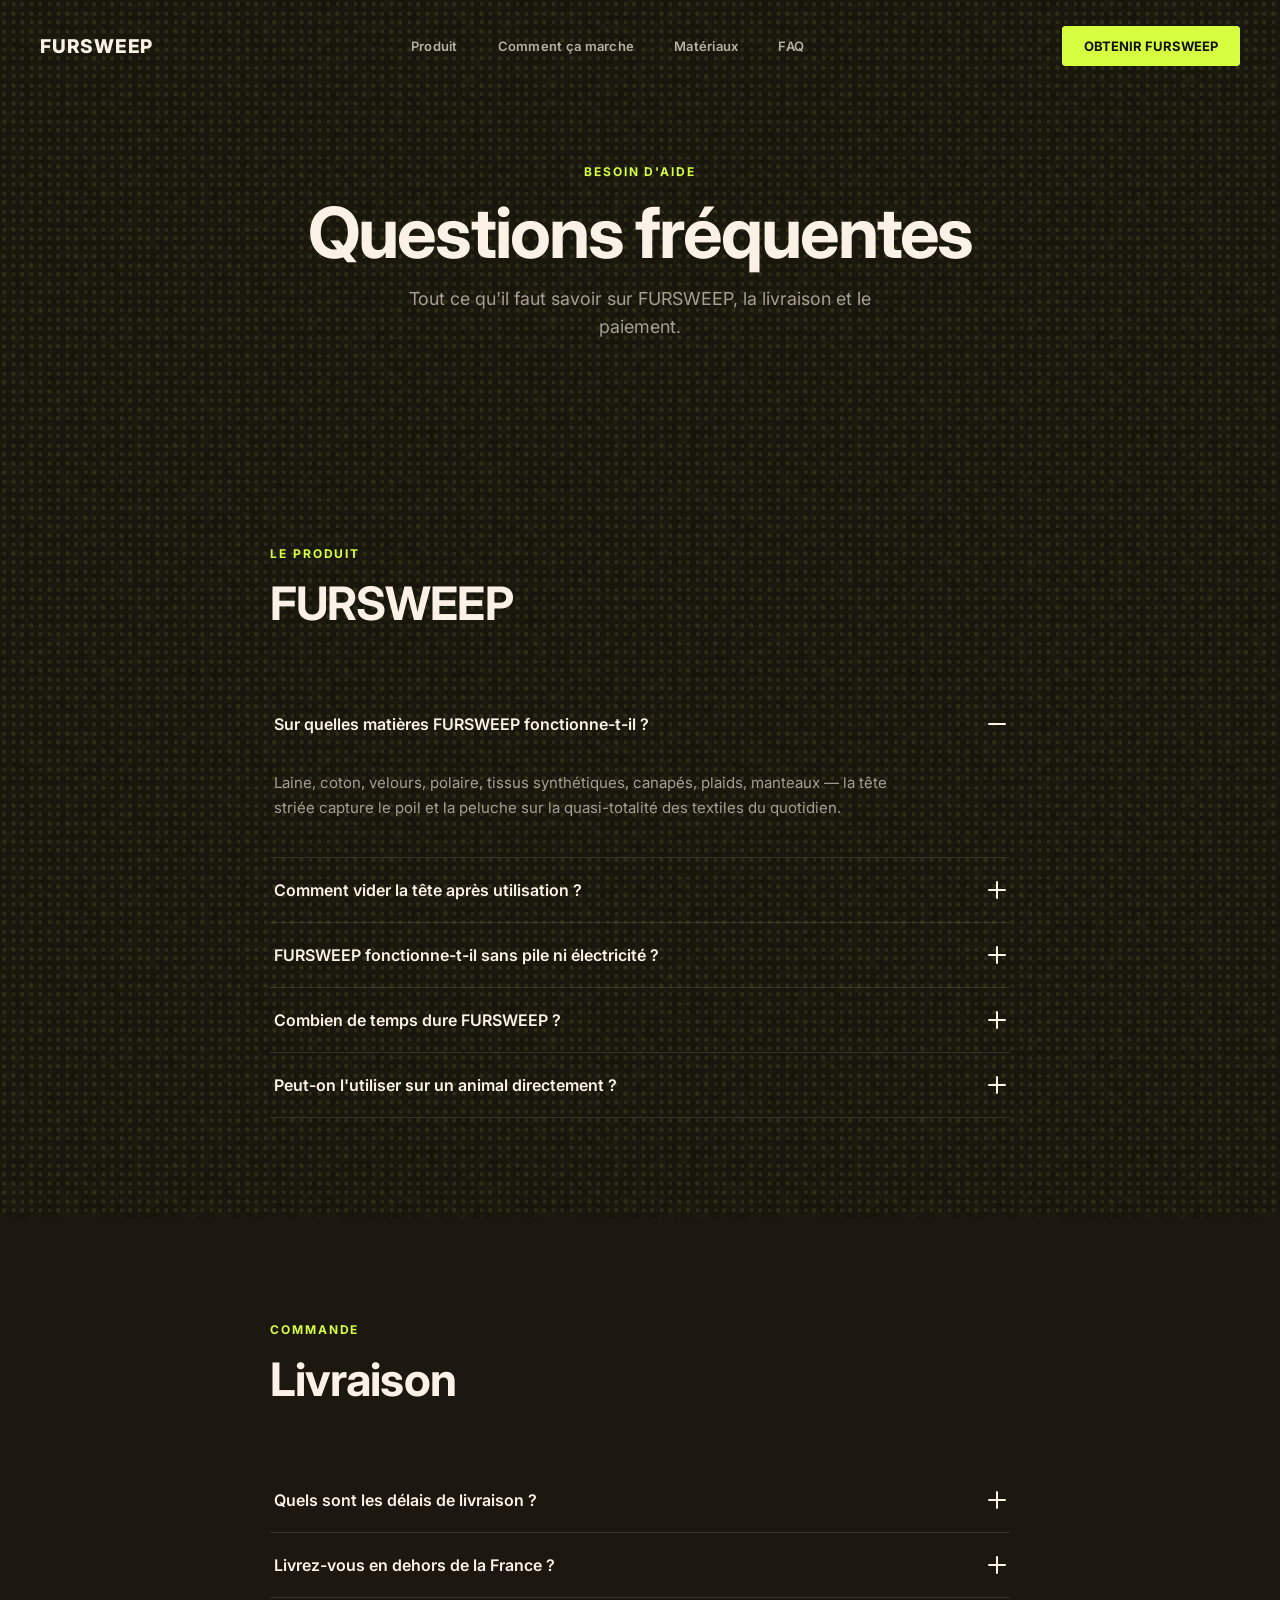
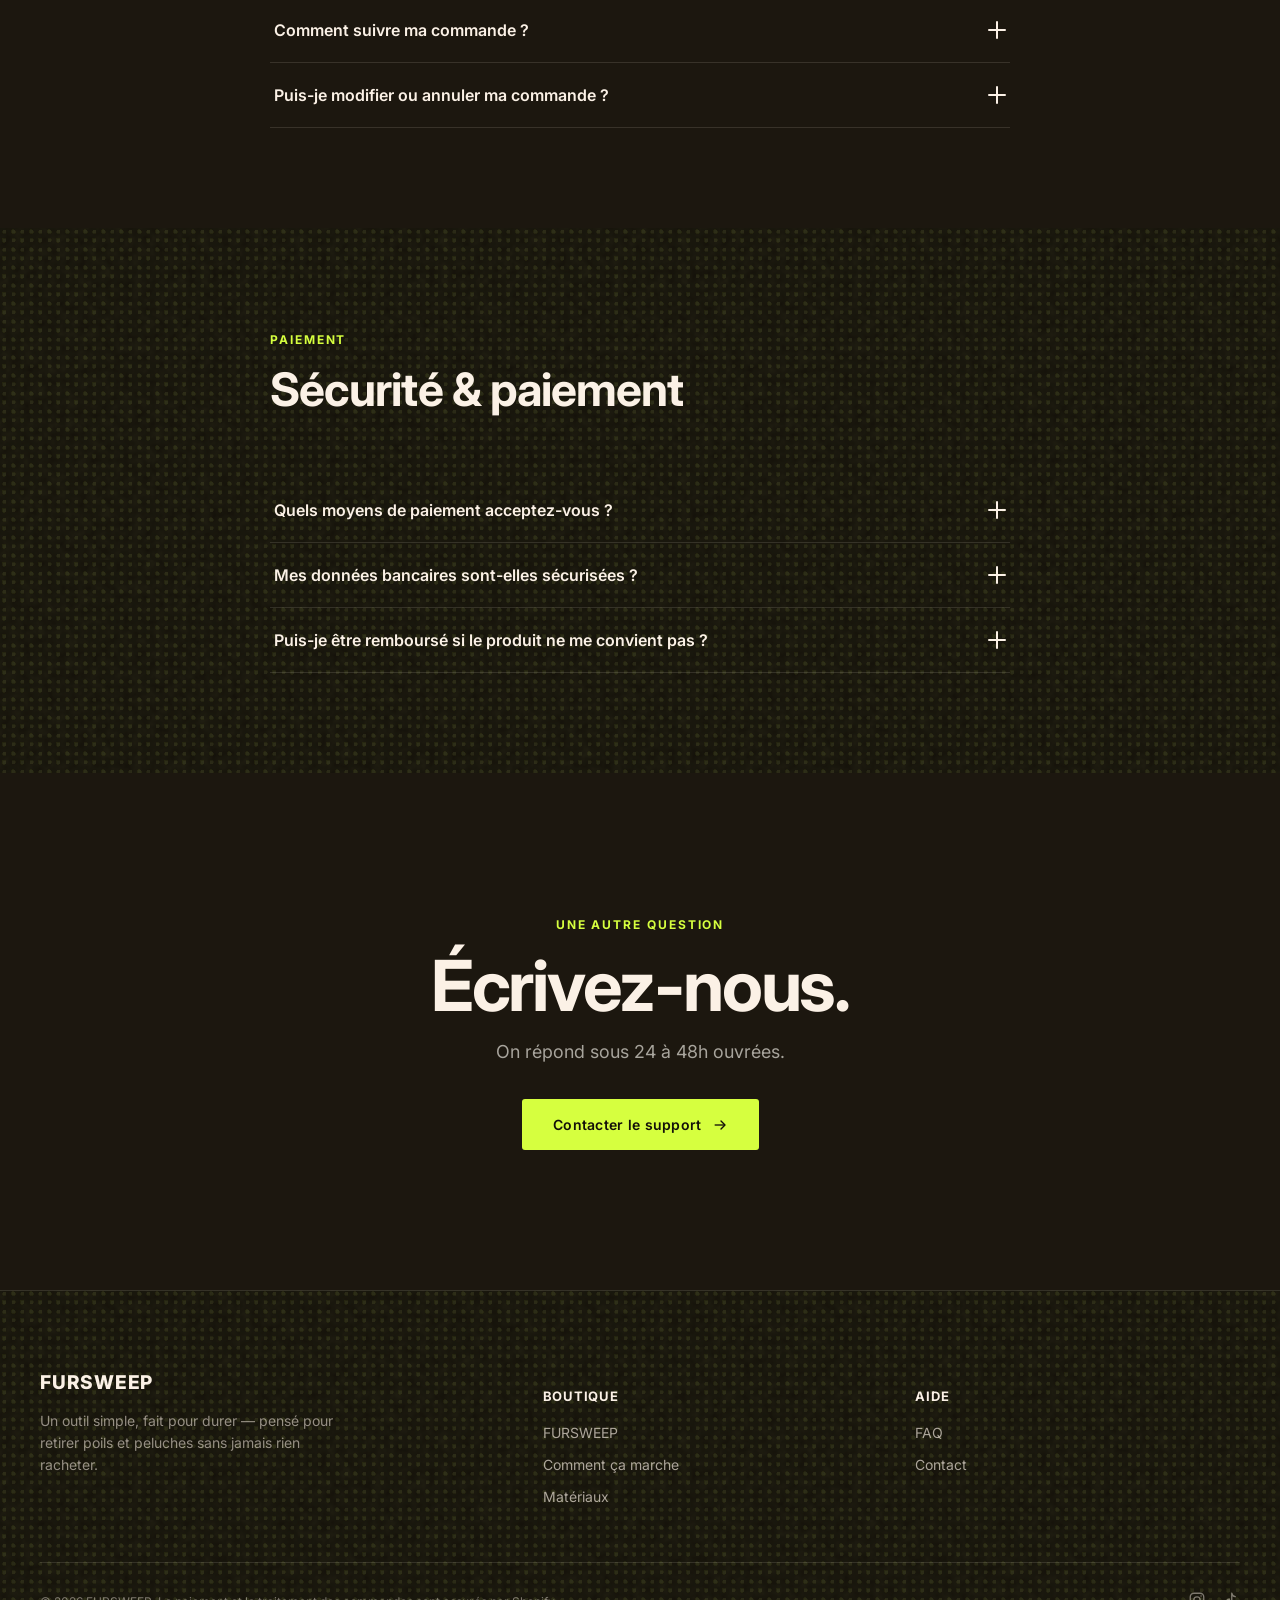
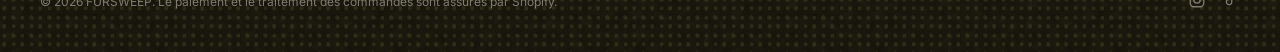
<file: faq.html>
<!DOCTYPE html>
<html lang="fr">
<head>
<meta charset="UTF-8">
<meta name="viewport" content="width=device-width, initial-scale=1.0">
<title>FAQ — Questions fréquentes | FURSWEEP</title>
<meta name="description" content="Toutes les réponses sur FURSWEEP : utilisation, entretien, livraison et paiement.">
<link rel="icon" href="data:,">
<link rel="preconnect" href="https://fonts.googleapis.com">
<link rel="preconnect" href="https://fonts.gstatic.com" crossorigin>
<link href="https://fonts.googleapis.com/css2?family=Inter:wght@400;500;600;700;800&display=swap" rel="stylesheet">
<link rel="stylesheet" href="css/fursweep.css">
</head>
<body class="page-fade">

<header class="m-header" id="mHeader">
  <div class="m-wrap m-header-inner">
    <a href="index.html" class="m-logo">FURSWEEP</a>
    <nav class="m-nav">
      <a href="product.html">Produit</a>
      <a href="index.html#comment-ca-marche">Comment ça marche</a>
      <a href="index.html#materiaux">Matériaux</a>
      <a href="faq.html">FAQ</a>
    </nav>
    <a href="product.html" class="m-cta">OBTENIR FURSWEEP</a>
    <button class="m-mobile-toggle" aria-label="Menu"><span></span><span></span><span></span></button>
  </div>
</header>

<div class="m-mobile-nav" id="mMobileNav">
  <button class="m-mobile-nav-close" aria-label="Fermer">✕</button>
  <a href="product.html">Produit</a>
  <a href="index.html#comment-ca-marche">Comment ça marche</a>
  <a href="index.html#materiaux">Matériaux</a>
  <a href="faq.html">FAQ</a>
  <a href="product.html" class="m-btn m-btn-primary">OBTENIR FURSWEEP</a>
</div>

<!-- ===================== HÉRO FAQ ===================== -->
<section class="m-section m-section--tight" style="padding-top:160px; text-align:center;">
  <div class="m-wrap">
    <span class="m-eyebrow">Besoin d'aide</span>
    <h1 class="m-display-1">Questions fréquentes</h1>
    <p class="m-lede" style="max-width:520px; margin:16px auto 0;">Tout ce qu'il faut savoir sur FURSWEEP, la livraison et le paiement.</p>
  </div>
</section>

<!-- ===================== FAQ — PRODUIT ===================== -->
<section class="m-section m-section--tight">
  <div class="m-wrap" style="max-width:820px;">
    <div class="m-section-head" data-mreveal>
      <span class="m-eyebrow">Le produit</span>
      <h2 class="m-display-2">FURSWEEP</h2>
    </div>
    <div data-mreveal>
      <div class="m-accordion-item is-open">
        <button class="m-accordion-trigger" data-faq-trigger>Sur quelles matières FURSWEEP fonctionne-t-il ? <span class="m-plus"></span></button>
        <div class="m-accordion-panel"><p>Laine, coton, velours, polaire, tissus synthétiques, canapés, plaids, manteaux — la tête striée capture le poil et la peluche sur la quasi-totalité des textiles du quotidien.</p></div>
      </div>
      <div class="m-accordion-item">
        <button class="m-accordion-trigger" data-faq-trigger>Comment vider la tête après utilisation ? <span class="m-plus"></span></button>
        <div class="m-accordion-panel"><p>Il suffit de rincer la tête sous l'eau ou de retirer le poil accumulé à la main. Aucune feuille adhésive, aucune pièce à jeter.</p></div>
      </div>
      <div class="m-accordion-item">
        <button class="m-accordion-trigger" data-faq-trigger>FURSWEEP fonctionne-t-il sans pile ni électricité ? <span class="m-plus"></span></button>
        <div class="m-accordion-panel"><p>Oui. FURSWEEP est entièrement mécanique — aucune pile, aucune charge, aucune recharge à racheter. Le geste seul suffit.</p></div>
      </div>
      <div class="m-accordion-item">
        <button class="m-accordion-trigger" data-faq-trigger>Combien de temps dure FURSWEEP ? <span class="m-plus"></span></button>
        <div class="m-accordion-panel"><p>Le manche en bois massif et la tête en alliage strié sont conçus pour durer des années d'utilisation régulière, contrairement aux rouleaux adhésifs à usage limité.</p></div>
      </div>
      <div class="m-accordion-item">
        <button class="m-accordion-trigger" data-faq-trigger>Peut-on l'utiliser sur un animal directement ? <span class="m-plus"></span></button>
        <div class="m-accordion-panel"><p>FURSWEEP est conçu pour les textiles (canapés, vêtements, plaids) et non pour être passé directement sur le pelage d'un animal.</p></div>
      </div>
    </div>
  </div>
</section>

<!-- ===================== FAQ — LIVRAISON ===================== -->
<section class="m-section m-section--tight" style="background:var(--card);">
  <div class="m-wrap" style="max-width:820px;">
    <div class="m-section-head" data-mreveal>
      <span class="m-eyebrow">Commande</span>
      <h2 class="m-display-2">Livraison</h2>
    </div>
    <div data-mreveal>
      <div class="m-accordion-item">
        <button class="m-accordion-trigger" data-faq-trigger>Quels sont les délais de livraison ? <span class="m-plus"></span></button>
        <div class="m-accordion-panel"><p>Les commandes sont généralement livrées sous 7 à 14 jours ouvrés en France métropolitaine, selon le transporteur.</p></div>
      </div>
      <div class="m-accordion-item">
        <button class="m-accordion-trigger" data-faq-trigger>Livrez-vous en dehors de la France ? <span class="m-plus"></span></button>
        <div class="m-accordion-panel"><p>La livraison est disponible dans plusieurs pays d'Europe. Les zones exactes et frais éventuels sont indiqués au moment du paiement sur Shopify.</p></div>
      </div>
      <div class="m-accordion-item">
        <button class="m-accordion-trigger" data-faq-trigger>Comment suivre ma commande ? <span class="m-plus"></span></button>
        <div class="m-accordion-panel"><p>Un email de confirmation avec un lien de suivi est envoyé dès l'expédition de votre commande.</p></div>
      </div>
      <div class="m-accordion-item">
        <button class="m-accordion-trigger" data-faq-trigger>Puis-je modifier ou annuler ma commande ? <span class="m-plus"></span></button>
        <div class="m-accordion-panel"><p>Contactez-nous rapidement après votre achat par email — nous ferons notre possible avant l'expédition.</p></div>
      </div>
    </div>
  </div>
</section>

<!-- ===================== FAQ — PAIEMENT ===================== -->
<section class="m-section m-section--tight">
  <div class="m-wrap" style="max-width:820px;">
    <div class="m-section-head" data-mreveal>
      <span class="m-eyebrow">Paiement</span>
      <h2 class="m-display-2">Sécurité &amp; paiement</h2>
    </div>
    <div data-mreveal>
      <div class="m-accordion-item">
        <button class="m-accordion-trigger" data-faq-trigger>Quels moyens de paiement acceptez-vous ? <span class="m-plus"></span></button>
        <div class="m-accordion-panel"><p>Carte bancaire (Visa, Mastercard, Amex) et autres moyens proposés par Shopify Payments au moment du paiement.</p></div>
      </div>
      <div class="m-accordion-item">
        <button class="m-accordion-trigger" data-faq-trigger>Mes données bancaires sont-elles sécurisées ? <span class="m-plus"></span></button>
        <div class="m-accordion-panel"><p>Oui. Le paiement est intégralement géré par Shopify — ce site ne collecte, ne traite ni ne stocke aucune donnée bancaire.</p></div>
      </div>
      <div class="m-accordion-item">
        <button class="m-accordion-trigger" data-faq-trigger>Puis-je être remboursé si le produit ne me convient pas ? <span class="m-plus"></span></button>
        <div class="m-accordion-panel"><p>Oui, contactez-nous par email dans les 14 jours suivant la réception pour organiser un retour.</p></div>
      </div>
    </div>
  </div>
</section>

<!-- ===================== CTA CONTACT ===================== -->
<section class="m-final-cta" data-mreveal>
  <div class="m-wrap">
    <span class="m-eyebrow">Une autre question</span>
    <h2 class="m-display-1">Écrivez-nous.</h2>
    <p class="m-lede" style="color:rgba(243,240,232,0.65); max-width:420px; margin:16px auto 32px;">On répond sous 24 à 48h ouvrées.</p>
    <a href="mailto:contact@fursweep.fr" class="m-btn m-btn-light">Contacter le support <svg viewBox="0 0 24 24" style="width:16px;height:16px;"><use href="#icon-arrow-right"></use></svg></a>
  </div>
</section>

<!-- ===================== FOOTER ===================== -->
<footer class="m-footer">
  <div class="m-wrap">
    <div class="m-footer-top">
      <div class="m-footer-brand">
        <a href="index.html" class="m-logo">FURSWEEP</a>
        <p style="margin-top:16px;">Un outil simple, fait pour durer — pensé pour retirer poils et peluches sans jamais rien racheter.</p>
      </div>
      <div>
        <h4>Boutique</h4>
        <ul>
          <li><a href="product.html">FURSWEEP</a></li>
          <li><a href="index.html#comment-ca-marche">Comment ça marche</a></li>
          <li><a href="index.html#materiaux">Matériaux</a></li>
        </ul>
      </div>
      <div>
        <h4>Aide</h4>
        <ul>
          <li><a href="faq.html">FAQ</a></li>
          <li><a href="mailto:contact@fursweep.fr">Contact</a></li>
        </ul>
      </div>
    </div>
    <div class="m-footer-bottom">
      <span>© 2026 FURSWEEP. Le paiement et le traitement des commandes sont assurés par Shopify.</span>
      <div style="display:flex;gap:16px;">
        <a href="#"><svg viewBox="0 0 24 24" style="width:18px;height:18px;"><use href="#icon-instagram"></use></svg></a>
        <a href="#"><svg viewBox="0 0 24 24" style="width:18px;height:18px;"><use href="#icon-tiktok"></use></svg></a>
      </div>
    </div>
  </div>
</footer>

<script src="js/icons.js"></script>
<script>
  document.querySelectorAll('[data-faq-trigger]').forEach(function (btn) {
    btn.addEventListener('click', function () {
      var item = btn.closest('.m-accordion-item');
      var wasOpen = item.classList.contains('is-open');
      item.parentElement.querySelectorAll('.m-accordion-item').forEach(function (i) { i.classList.remove('is-open'); });
      if (!wasOpen) item.classList.add('is-open');
    });
  });
  var header = document.getElementById('mHeader');
  document.addEventListener('scroll', function () { header.classList.toggle('is-solid', window.scrollY > 40); }, { passive: true });
  var mobileToggle = document.querySelector('.m-mobile-toggle');
  var mobileNav = document.getElementById('mMobileNav');
  var mobileClose = document.querySelector('.m-mobile-nav-close');
  if (mobileToggle && mobileNav) mobileToggle.addEventListener('click', function () { mobileNav.classList.add('is-open'); });
  if (mobileClose && mobileNav) mobileClose.addEventListener('click', function () { mobileNav.classList.remove('is-open'); });
  document.querySelectorAll('.m-mobile-nav a').forEach(function (a) { a.addEventListener('click', function () { mobileNav.classList.remove('is-open'); }); });
  var revealEls = document.querySelectorAll('[data-mreveal]');
  if ('IntersectionObserver' in window && revealEls.length) {
    var io = new IntersectionObserver(function (entries) {
      entries.forEach(function (entry) { if (entry.isIntersecting) { entry.target.classList.add('is-visible'); io.unobserve(entry.target); } });
    }, { threshold: 0.15, rootMargin: '0px 0px -60px 0px' });
    revealEls.forEach(function (el) { io.observe(el); });
  } else {
    revealEls.forEach(function (el) { el.classList.add('is-visible'); });
  }
</script>
</body>
</html>
</file>
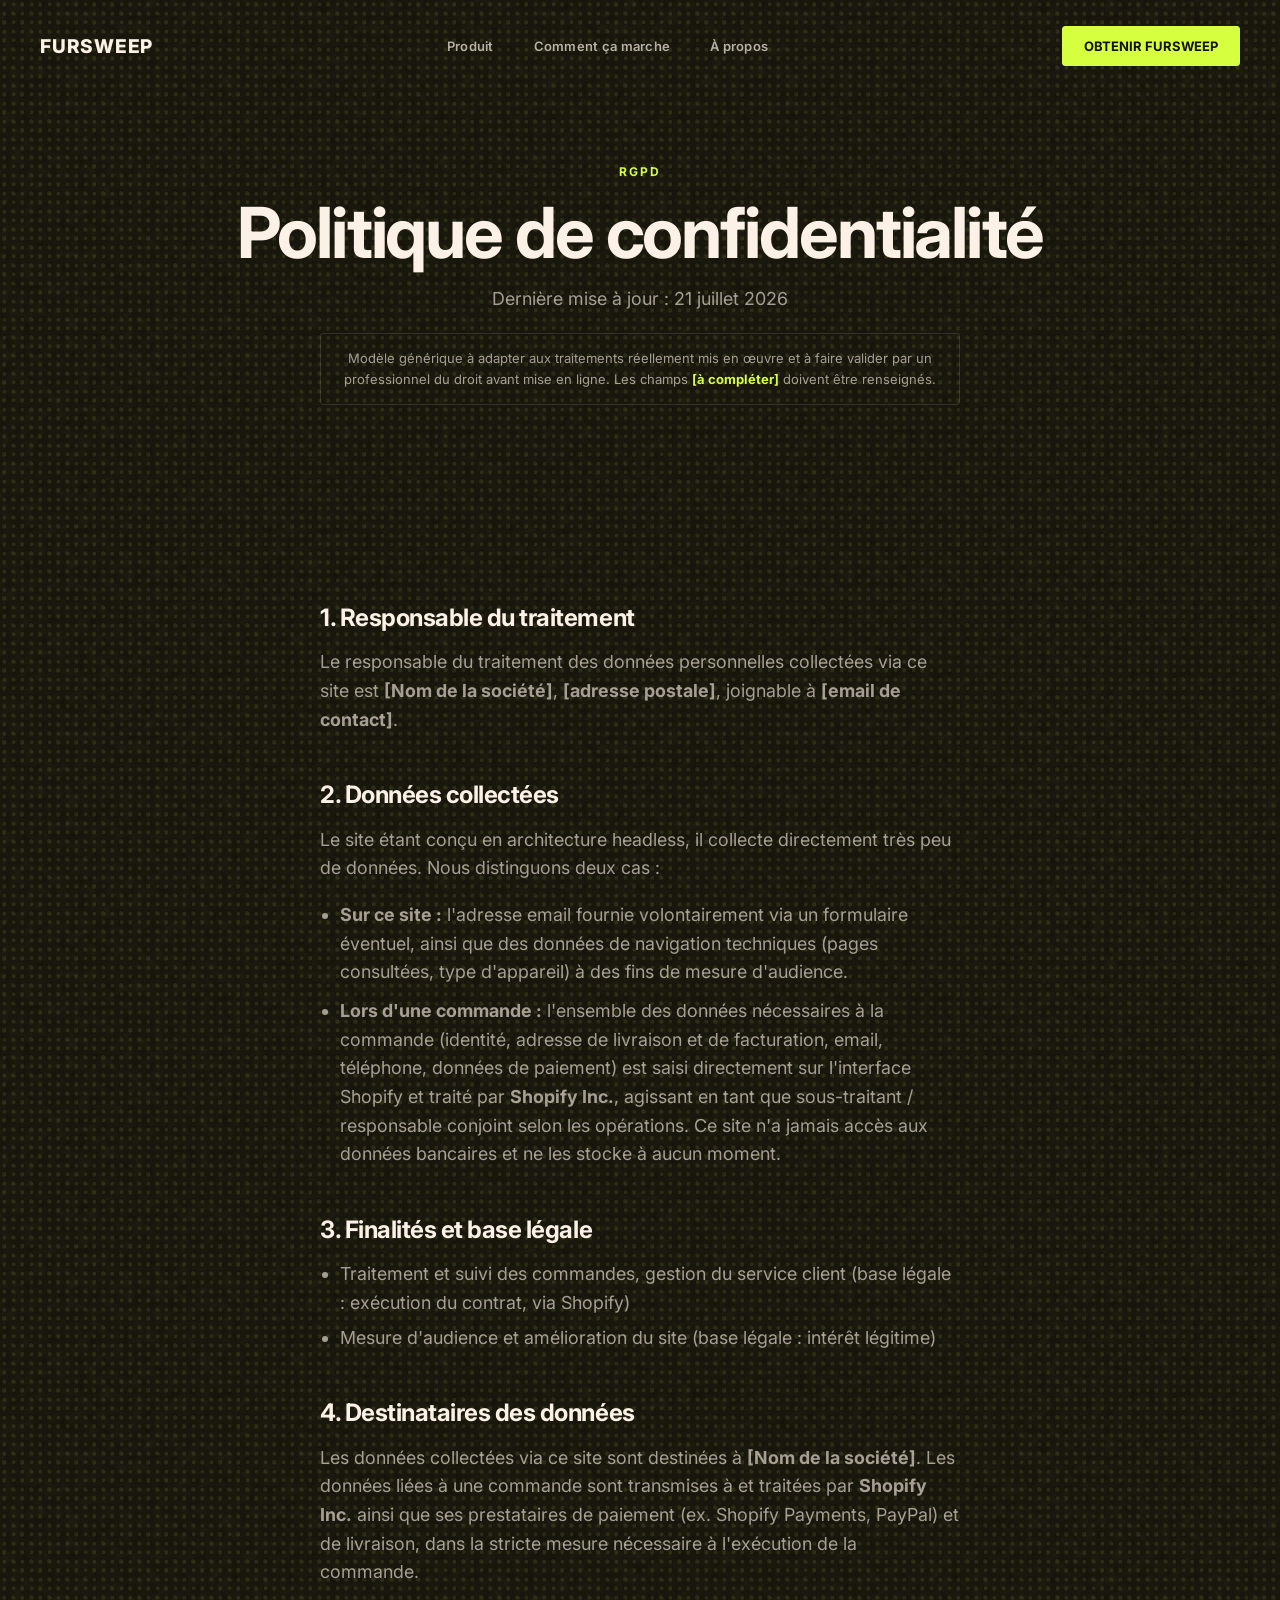
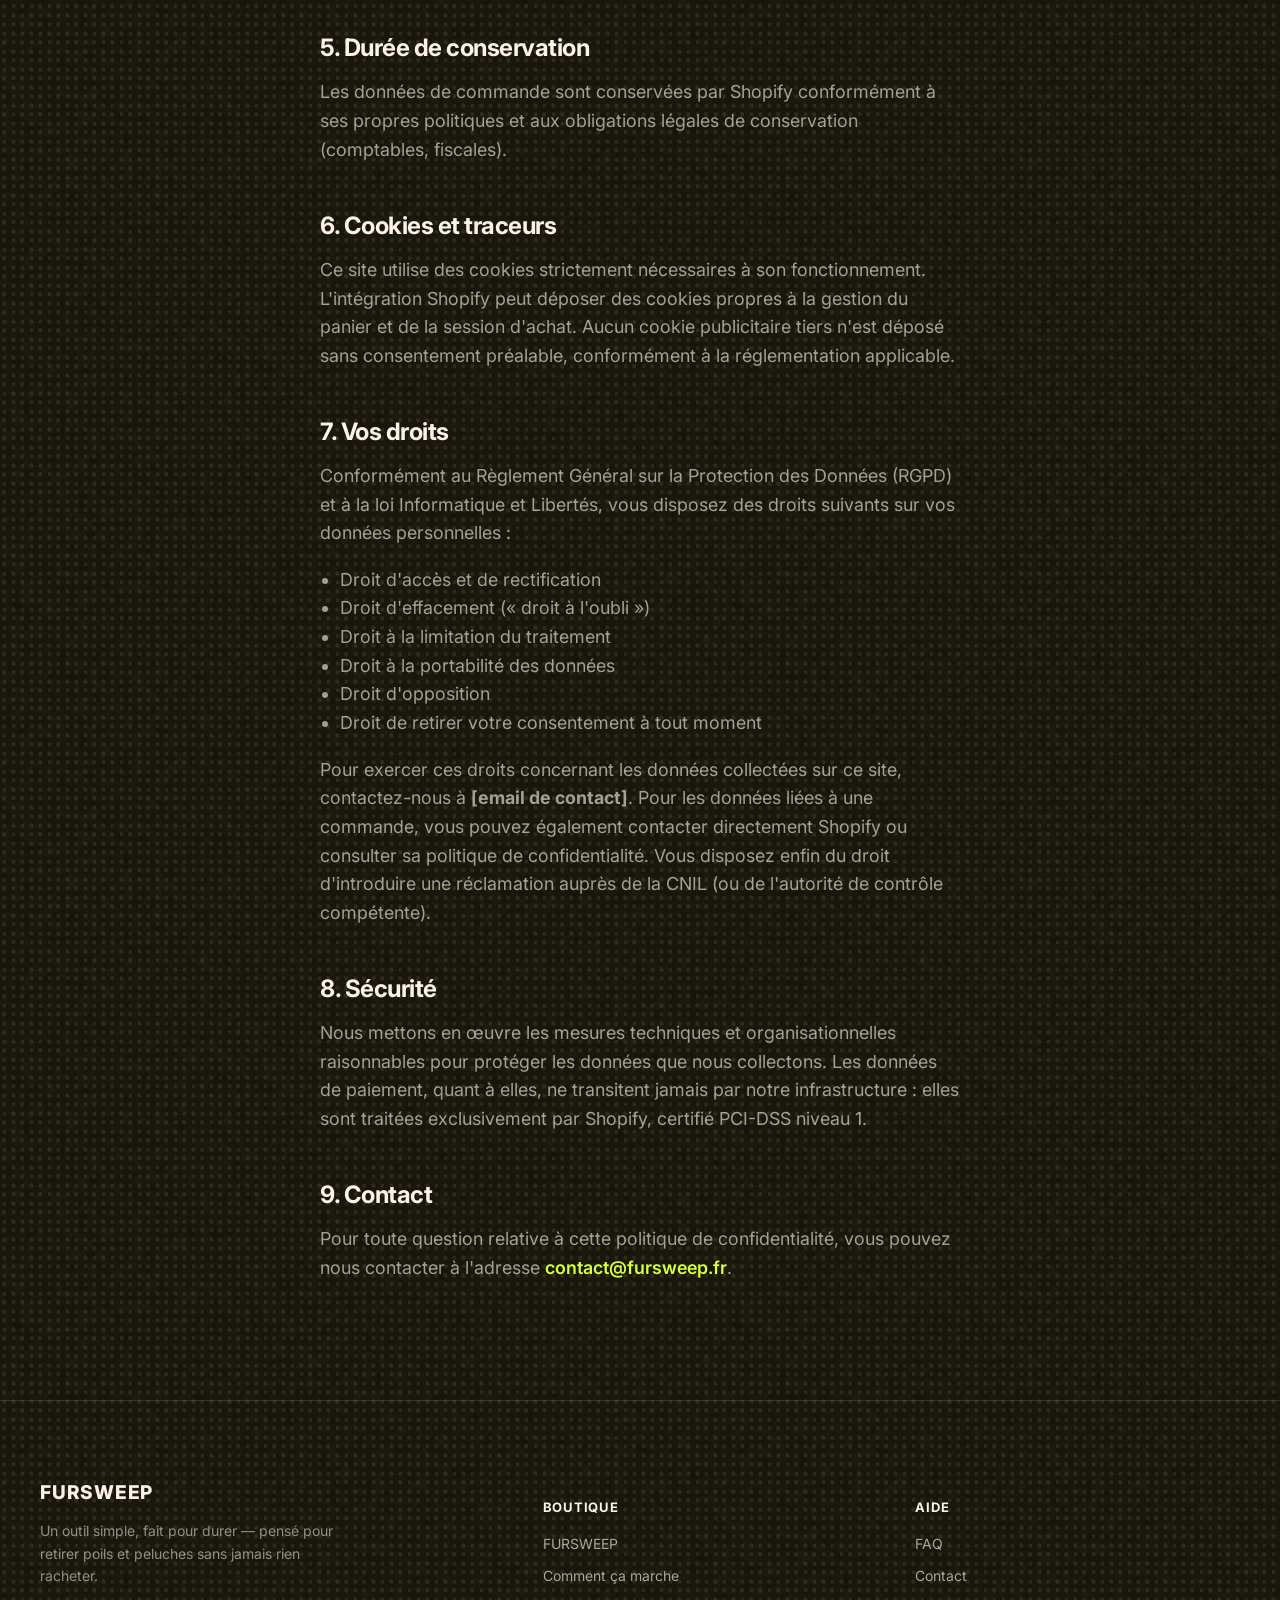
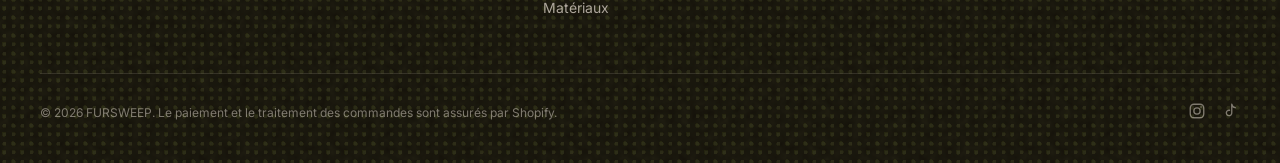
<file: politique-confidentialite.html>
<!DOCTYPE html>
<html lang="fr">
<head>
<meta charset="UTF-8">
<meta name="viewport" content="width=device-width, initial-scale=1.0">
<title>Politique de confidentialité | FURSWEEP</title>
<meta name="description" content="Politique de confidentialité et protection des données personnelles du site FURSWEEP.">
<link rel="icon" href="data:,">
<link rel="preconnect" href="https://fonts.googleapis.com">
<link rel="preconnect" href="https://fonts.gstatic.com" crossorigin>
<link href="https://fonts.googleapis.com/css2?family=Inter:wght@400;500;600;700;800&display=swap" rel="stylesheet">
<link rel="stylesheet" href="css/fursweep.css">
</head>
<body class="page-fade">

<header class="m-header" id="mHeader">
  <div class="m-wrap m-header-inner">
    <a href="index.html" class="m-logo">FURSWEEP</a>
    <nav class="m-nav">
      <a href="product.html">Produit</a>
      <a href="index.html#comment-ca-marche">Comment ça marche</a>
      <a href="index.html#materiaux">À propos</a>
    </nav>
    <a href="product.html" class="m-cta">OBTENIR FURSWEEP</a>
    <button class="m-mobile-toggle" aria-label="Menu"><span></span><span></span><span></span></button>
  </div>
</header>

<div class="m-mobile-nav" id="mMobileNav">
  <button class="m-mobile-nav-close" aria-label="Fermer">✕</button>
  <a href="product.html">Produit</a>
  <a href="index.html#comment-ca-marche">Comment ça marche</a>
  <a href="index.html#materiaux">À propos</a>
  <a href="faq.html">FAQ</a>
  <a href="product.html" class="m-btn m-btn-primary">OBTENIR FURSWEEP</a>
</div>

<!-- ===================== HÉRO ===================== -->
<section class="m-section m-section--tight" style="padding-top:160px; text-align:center;">
  <div class="m-wrap">
    <span class="m-eyebrow">RGPD</span>
    <h1 class="m-display-1">Politique de confidentialité</h1>
    <p class="m-lede" style="max-width:520px; margin:16px auto 0;">Dernière mise à jour : 21 juillet 2026</p>
    <p class="m-lede" style="max-width:640px; margin:20px auto 0; font-size:13px; padding:14px 18px; border:1px solid var(--line); border-radius:var(--radius);">
      Modèle générique à adapter aux traitements réellement mis en œuvre et à faire valider par un professionnel du droit avant mise en ligne. Les champs <strong style="color:var(--pop);">[à compléter]</strong> doivent être renseignés.
    </p>
  </div>
</section>

<!-- ===================== CONTENU ===================== -->
<section class="m-section m-section--tight">
  <div class="m-wrap" style="max-width:720px;">

    <div style="margin-bottom:48px;">
      <h2 class="m-display-2" style="font-size:24px;">1. Responsable du traitement</h2>
      <p class="m-lede">Le responsable du traitement des données personnelles collectées via ce site est <strong>[Nom de la société]</strong>, <strong>[adresse postale]</strong>, joignable à <strong>[email de contact]</strong>.</p>
    </div>

    <div style="margin-bottom:48px;">
      <h2 class="m-display-2" style="font-size:24px;">2. Données collectées</h2>
      <p class="m-lede">Le site étant conçu en architecture headless, il collecte directement très peu de données. Nous distinguons deux cas :</p>
      <ul class="m-lede" style="padding-left:20px;">
        <li style="margin-bottom:10px;"><strong>Sur ce site :</strong> l'adresse email fournie volontairement via un formulaire éventuel, ainsi que des données de navigation techniques (pages consultées, type d'appareil) à des fins de mesure d'audience.</li>
        <li><strong>Lors d'une commande :</strong> l'ensemble des données nécessaires à la commande (identité, adresse de livraison et de facturation, email, téléphone, données de paiement) est saisi directement sur l'interface Shopify et traité par <strong>Shopify Inc.</strong>, agissant en tant que sous-traitant / responsable conjoint selon les opérations. Ce site n'a jamais accès aux données bancaires et ne les stocke à aucun moment.</li>
      </ul>
    </div>

    <div style="margin-bottom:48px;">
      <h2 class="m-display-2" style="font-size:24px;">3. Finalités et base légale</h2>
      <ul class="m-lede" style="padding-left:20px;">
        <li style="margin-bottom:6px;">Traitement et suivi des commandes, gestion du service client (base légale : exécution du contrat, via Shopify)</li>
        <li>Mesure d'audience et amélioration du site (base légale : intérêt légitime)</li>
      </ul>
    </div>

    <div style="margin-bottom:48px;">
      <h2 class="m-display-2" style="font-size:24px;">4. Destinataires des données</h2>
      <p class="m-lede">Les données collectées via ce site sont destinées à <strong>[Nom de la société]</strong>. Les données liées à une commande sont transmises à et traitées par <strong>Shopify Inc.</strong> ainsi que ses prestataires de paiement (ex. Shopify Payments, PayPal) et de livraison, dans la stricte mesure nécessaire à l'exécution de la commande.</p>
    </div>

    <div style="margin-bottom:48px;">
      <h2 class="m-display-2" style="font-size:24px;">5. Durée de conservation</h2>
      <p class="m-lede">Les données de commande sont conservées par Shopify conformément à ses propres politiques et aux obligations légales de conservation (comptables, fiscales).</p>
    </div>

    <div style="margin-bottom:48px;">
      <h2 class="m-display-2" style="font-size:24px;">6. Cookies et traceurs</h2>
      <p class="m-lede">Ce site utilise des cookies strictement nécessaires à son fonctionnement. L'intégration Shopify peut déposer des cookies propres à la gestion du panier et de la session d'achat. Aucun cookie publicitaire tiers n'est déposé sans consentement préalable, conformément à la réglementation applicable.</p>
    </div>

    <div style="margin-bottom:48px;">
      <h2 class="m-display-2" style="font-size:24px;">7. Vos droits</h2>
      <p class="m-lede">Conformément au Règlement Général sur la Protection des Données (RGPD) et à la loi Informatique et Libertés, vous disposez des droits suivants sur vos données personnelles :</p>
      <ul class="m-lede" style="padding-left:20px;">
        <li>Droit d'accès et de rectification</li>
        <li>Droit d'effacement (« droit à l'oubli »)</li>
        <li>Droit à la limitation du traitement</li>
        <li>Droit à la portabilité des données</li>
        <li>Droit d'opposition</li>
        <li>Droit de retirer votre consentement à tout moment</li>
      </ul>
      <p class="m-lede">Pour exercer ces droits concernant les données collectées sur ce site, contactez-nous à <strong>[email de contact]</strong>. Pour les données liées à une commande, vous pouvez également contacter directement Shopify ou consulter sa politique de confidentialité. Vous disposez enfin du droit d'introduire une réclamation auprès de la CNIL (ou de l'autorité de contrôle compétente).</p>
    </div>

    <div style="margin-bottom:48px;">
      <h2 class="m-display-2" style="font-size:24px;">8. Sécurité</h2>
      <p class="m-lede">Nous mettons en œuvre les mesures techniques et organisationnelles raisonnables pour protéger les données que nous collectons. Les données de paiement, quant à elles, ne transitent jamais par notre infrastructure : elles sont traitées exclusivement par Shopify, certifié PCI-DSS niveau 1.</p>
    </div>

    <div>
      <h2 class="m-display-2" style="font-size:24px;">9. Contact</h2>
      <p class="m-lede">Pour toute question relative à cette politique de confidentialité, vous pouvez nous contacter à l'adresse <a href="mailto:contact@fursweep.fr" style="color:var(--pop); font-weight:600;">contact@fursweep.fr</a>.</p>
    </div>

  </div>
</section>

<!-- ===================== FOOTER ===================== -->
<footer class="m-footer">
  <div class="m-wrap">
    <div class="m-footer-top">
      <div class="m-footer-brand">
        <a href="index.html" class="m-logo">FURSWEEP</a>
        <p style="margin-top:16px;">Un outil simple, fait pour durer — pensé pour retirer poils et peluches sans jamais rien racheter.</p>
      </div>
      <div>
        <h4>Boutique</h4>
        <ul>
          <li><a href="product.html">FURSWEEP</a></li>
          <li><a href="index.html#comment-ca-marche">Comment ça marche</a></li>
          <li><a href="index.html#materiaux">Matériaux</a></li>
        </ul>
      </div>
      <div>
        <h4>Aide</h4>
        <ul>
          <li><a href="faq.html">FAQ</a></li>
          <li><a href="mailto:contact@fursweep.fr">Contact</a></li>
        </ul>
      </div>
    </div>
    <div class="m-footer-bottom">
      <span>© 2026 FURSWEEP. Le paiement et le traitement des commandes sont assurés par Shopify.</span>
      <div style="display:flex;gap:16px;">
        <a href="#"><svg viewBox="0 0 24 24" style="width:18px;height:18px;"><use href="#icon-instagram"></use></svg></a>
        <a href="#"><svg viewBox="0 0 24 24" style="width:18px;height:18px;"><use href="#icon-tiktok"></use></svg></a>
      </div>
    </div>
  </div>
</footer>

<script src="js/icons.js"></script>
<script>
  var header = document.getElementById('mHeader');
  document.addEventListener('scroll', function () { header.classList.toggle('is-solid', window.scrollY > 40); }, { passive: true });
  var mobileToggle = document.querySelector('.m-mobile-toggle');
  var mobileNav = document.getElementById('mMobileNav');
  var mobileClose = document.querySelector('.m-mobile-nav-close');
  if (mobileToggle && mobileNav) mobileToggle.addEventListener('click', function () { mobileNav.classList.add('is-open'); });
  if (mobileClose && mobileNav) mobileClose.addEventListener('click', function () { mobileNav.classList.remove('is-open'); });
  document.querySelectorAll('.m-mobile-nav a').forEach(function (a) { a.addEventListener('click', function () { mobileNav.classList.remove('is-open'); }); });
</script>
</body>
</html>
</file>
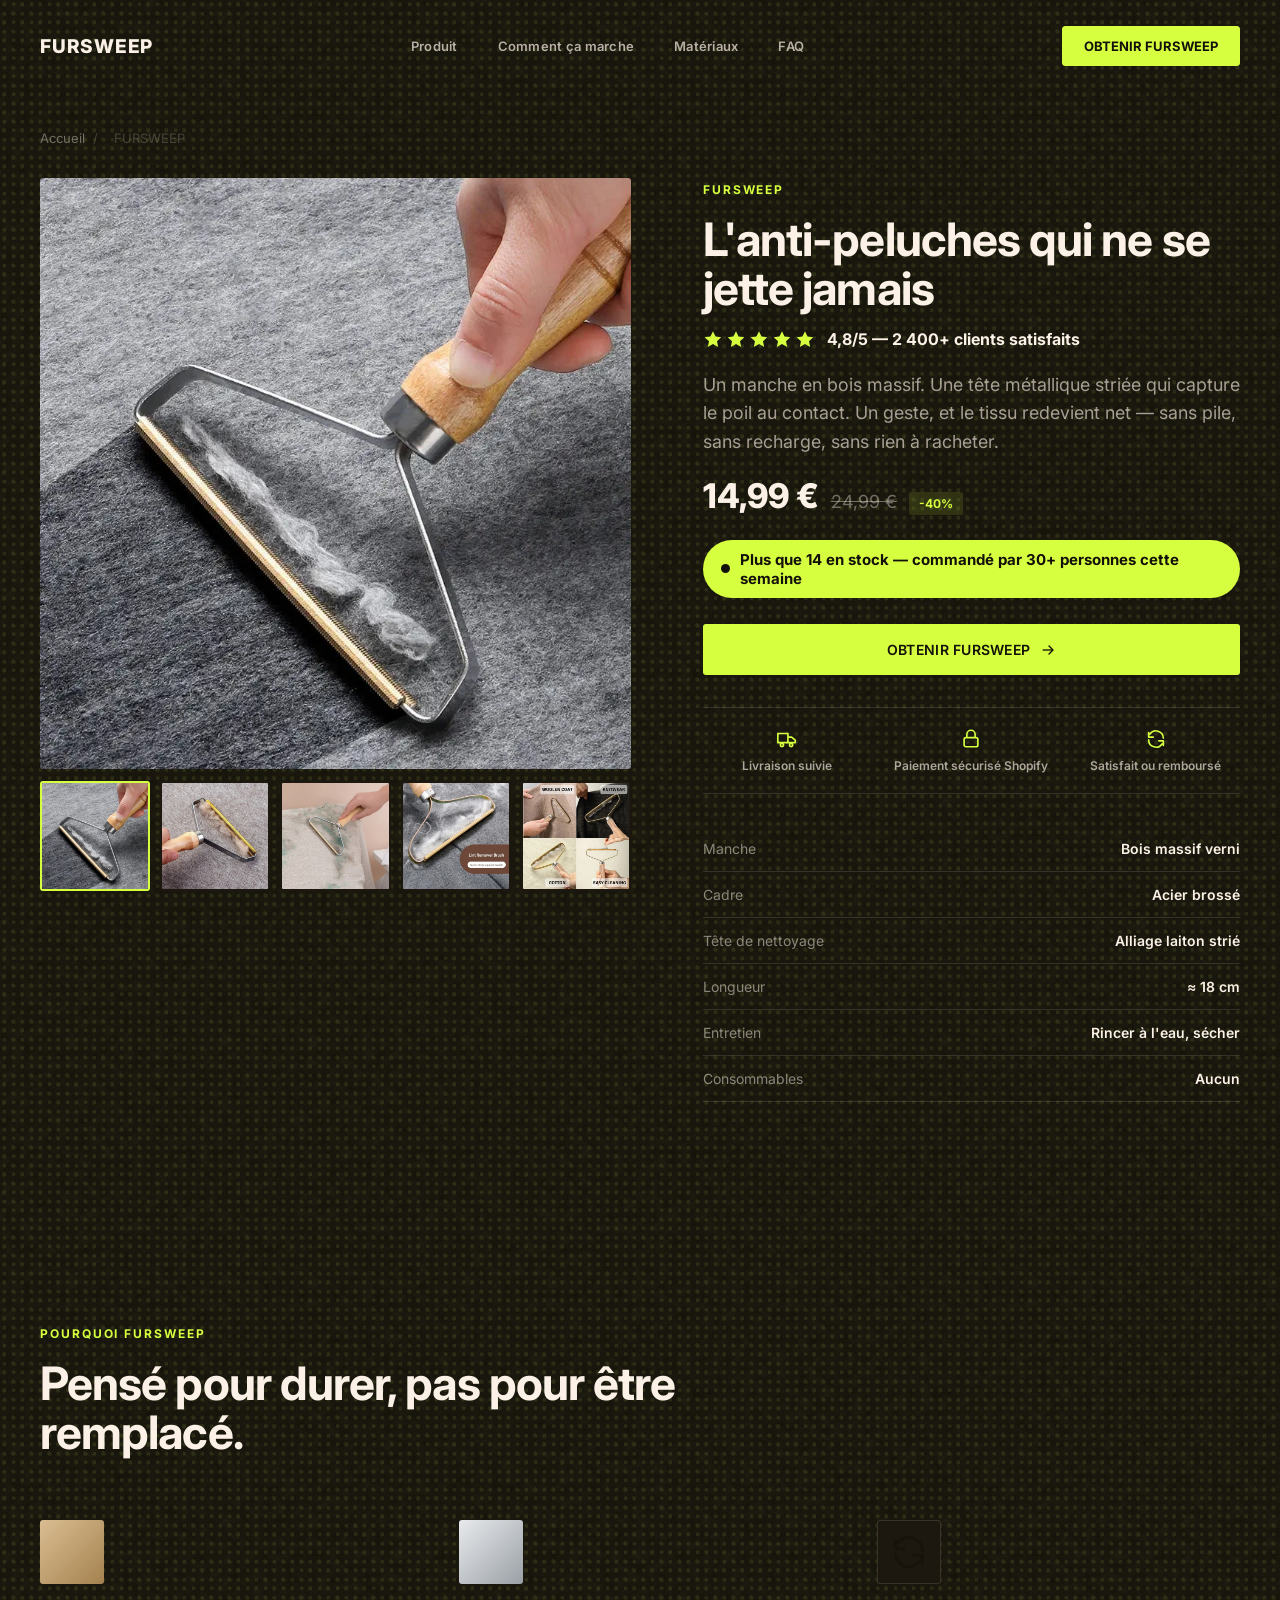
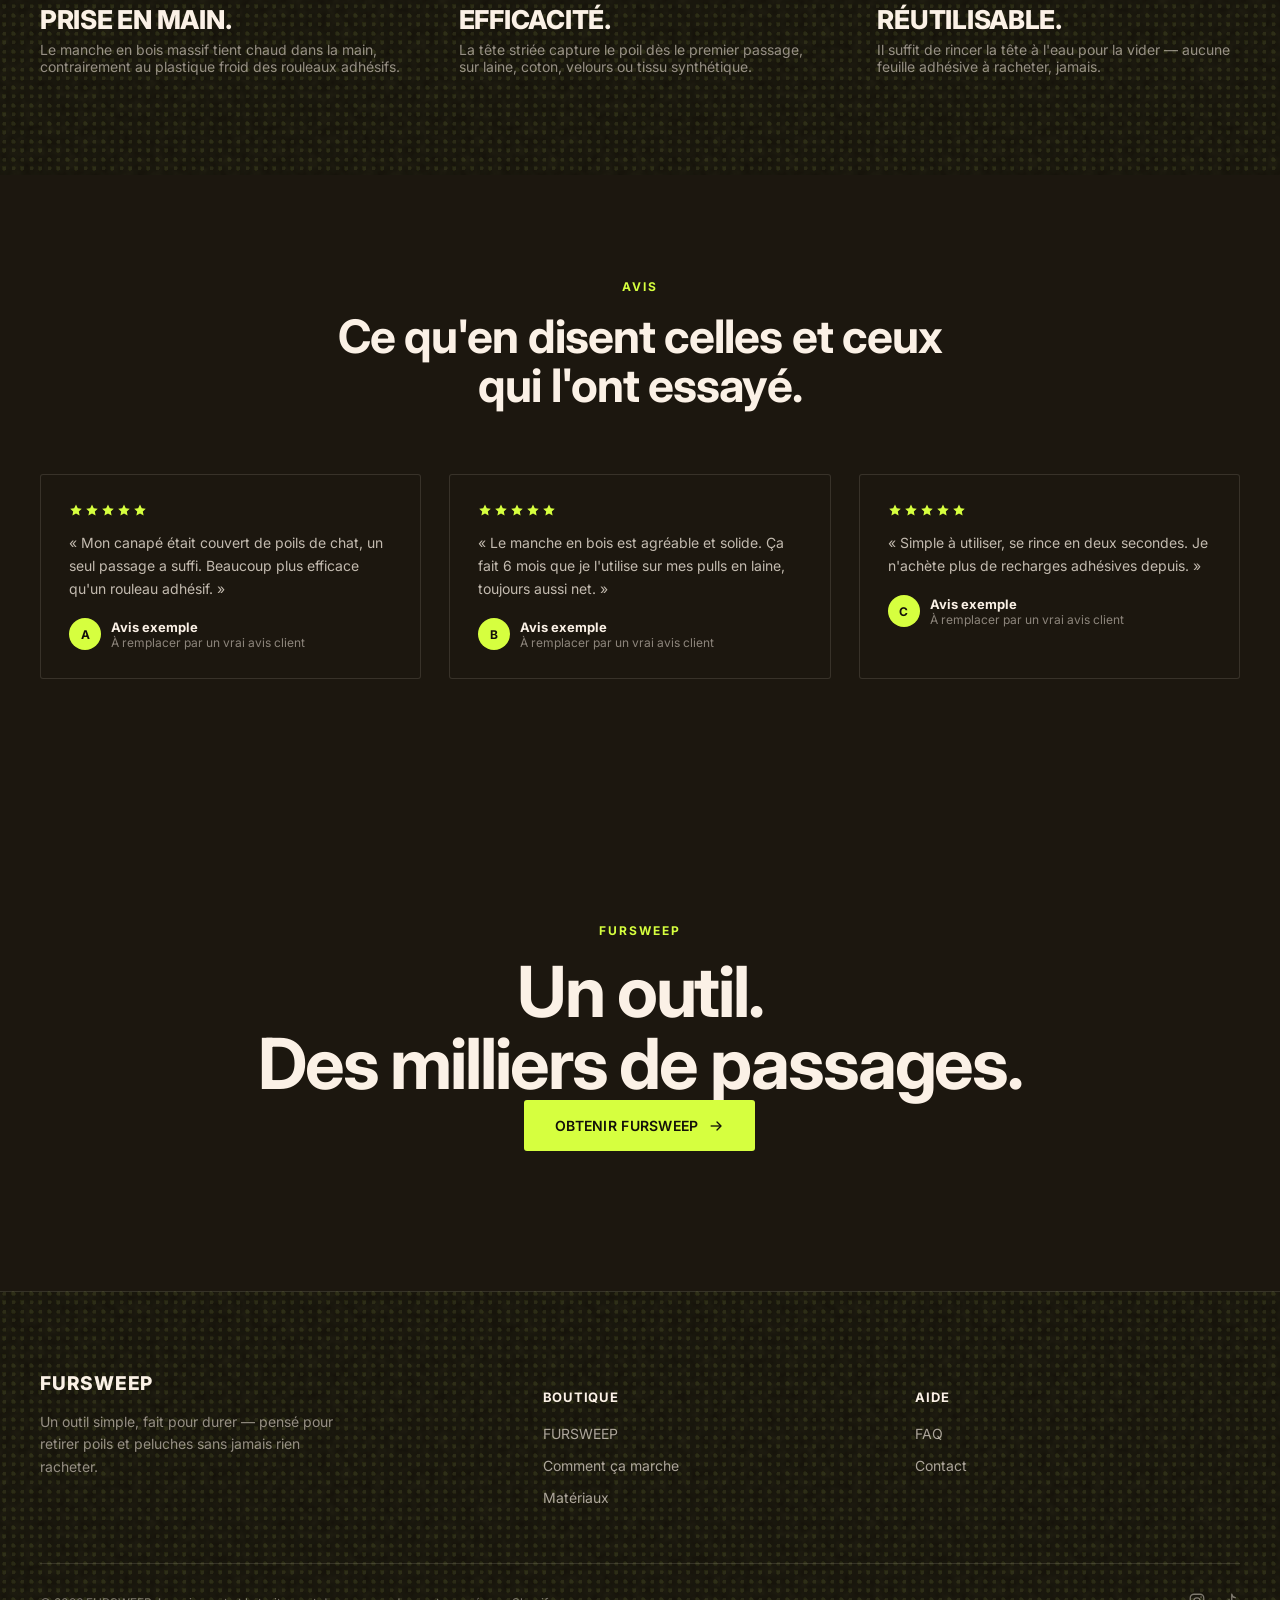
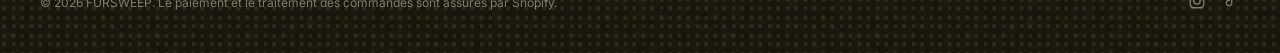
<file: product.html>
<!DOCTYPE html>
<html lang="fr">
<head>
<meta charset="UTF-8">
<meta name="viewport" content="width=device-width, initial-scale=1.0">
<title>FURSWEEP — L'anti-peluches qui ne se jette jamais</title>
<meta name="description" content="FURSWEEP enlève poils d'animaux, peluches et bouloches en un seul geste. Manche en bois, tête métallique, aucun consommable à racheter.">
<link rel="icon" href="data:,">
<link rel="preconnect" href="https://fonts.googleapis.com">
<link rel="preconnect" href="https://fonts.gstatic.com" crossorigin>
<link href="https://fonts.googleapis.com/css2?family=Inter:wght@400;500;600;700;800&display=swap" rel="stylesheet">
<link rel="stylesheet" href="css/fursweep.css">
</head>
<body class="page-fade">

<header class="m-header" id="mHeader">
  <div class="m-wrap m-header-inner">
    <a href="index.html" class="m-logo">FURSWEEP</a>
    <nav class="m-nav">
      <a href="product.html">Produit</a>
      <a href="index.html#comment-ca-marche">Comment ça marche</a>
      <a href="index.html#materiaux">Matériaux</a>
      <a href="faq.html">FAQ</a>
    </nav>
    <a href="#acheter" class="m-cta">OBTENIR FURSWEEP</a>
    <button class="m-mobile-toggle" aria-label="Menu"><span></span><span></span><span></span></button>
  </div>
</header>

<div class="m-mobile-nav" id="mMobileNav">
  <button class="m-mobile-nav-close" aria-label="Fermer">✕</button>
  <a href="product.html">Produit</a>
  <a href="index.html#comment-ca-marche">Comment ça marche</a>
  <a href="index.html#materiaux">Matériaux</a>
  <a href="faq.html">FAQ</a>
  <a href="#acheter" class="m-btn m-btn-primary">OBTENIR FURSWEEP</a>
</div>

<!-- ===================== FICHE PRODUIT ===================== -->
<section class="m-wrap">
  <div class="m-breadcrumb">
    <a href="index.html">Accueil</a><span>/</span><span>FURSWEEP</span>
  </div>

  <div class="m-product-grid">
    <!-- Galerie -->
    <div>
      <div class="m-gallery-main">
        <img id="mGalleryMain" src="assets/images/fursweep-hero-action.webp" alt="FURSWEEP retire les peluches d'un tissu en un geste">
      </div>
      <div class="m-gallery-thumbs">
        <button class="m-gallery-thumb is-active" data-thumb data-full="assets/images/fursweep-hero-action.webp"><img src="assets/images/fursweep-hero-action.webp" alt="FURSWEEP en action sur un tissu gris"></button>
        <button class="m-gallery-thumb" data-thumb data-full="assets/images/fursweep-macro-fuzz.webp"><img src="assets/images/fursweep-macro-fuzz.webp" alt="Gros plan sur les poils collectés dans la tête"></button>
        <button class="m-gallery-thumb" data-thumb data-full="assets/images/fursweep-teal-fabric.webp"><img src="assets/images/fursweep-teal-fabric.webp" alt="FURSWEEP utilisé sur un canapé"></button>
        <button class="m-gallery-thumb" data-thumb data-full="assets/images/fursweep-dramatic-fuzz.webp"><img src="assets/images/fursweep-dramatic-fuzz.webp" alt="Amas de poils retirés d'une couverture en laine"></button>
        <button class="m-gallery-thumb" data-thumb data-full="assets/images/fursweep-materials-grid.webp"><img src="assets/images/fursweep-materials-grid.webp" alt="FURSWEEP utilisé sur plusieurs matières"></button>
      </div>
    </div>

    <!-- Infos -->
    <div>
      <span class="m-eyebrow">FURSWEEP</span>
      <h1 class="m-display-2">L'anti-peluches qui ne se jette jamais</h1>

      <div class="m-star-rating">
        <span class="stars">
          <svg viewBox="0 0 24 24"><use href="#icon-star"></use></svg>
          <svg viewBox="0 0 24 24"><use href="#icon-star"></use></svg>
          <svg viewBox="0 0 24 24"><use href="#icon-star"></use></svg>
          <svg viewBox="0 0 24 24"><use href="#icon-star"></use></svg>
          <svg viewBox="0 0 24 24"><use href="#icon-star"></use></svg>
        </span>
        <span>4,8/5 — 2 400+ clients satisfaits</span>
      </div>

      <p class="m-lede">Un manche en bois massif. Une tête métallique striée qui capture le poil au contact. Un geste, et le tissu redevient net — sans pile, sans recharge, sans rien à racheter.</p>

      <div class="m-product-price">
        <strong>14,99&nbsp;€</strong>
        <del>24,99&nbsp;€</del>
        <span class="m-price-badge">-40%</span>
      </div>

      <p class="m-stock-line"><span class="m-stock-dot"></span>Plus que 14 en stock — commandé par 30+ personnes cette semaine</p>

      <a href="https://aquavault-8696.myshopify.com/products/aquavault-pro-sac-banane-etanche" class="m-btn m-btn-primary" style="width:100%; justify-content:center;" id="acheter">
        OBTENIR FURSWEEP
        <svg viewBox="0 0 24 24" style="width:16px;height:16px;"><use href="#icon-arrow-right"></use></svg>
      </a>

      <div class="m-trust-row">
        <div class="m-trust-item"><svg viewBox="0 0 24 24"><use href="#icon-truck"></use></svg>Livraison suivie</div>
        <div class="m-trust-item"><svg viewBox="0 0 24 24"><use href="#icon-lock"></use></svg>Paiement sécurisé Shopify</div>
        <div class="m-trust-item"><svg viewBox="0 0 24 24"><use href="#icon-refresh"></use></svg>Satisfait ou remboursé</div>
      </div>

      <ul class="m-specs">
        <li><span>Manche</span><span>Bois massif verni</span></li>
        <li><span>Cadre</span><span>Acier brossé</span></li>
        <li><span>Tête de nettoyage</span><span>Alliage laiton strié</span></li>
        <li><span>Longueur</span><span>≈ 18 cm</span></li>
        <li><span>Entretien</span><span>Rincer à l'eau, sécher</span></li>
        <li><span>Consommables</span><span>Aucun</span></li>
      </ul>
    </div>
  </div>
</section>

<!-- ===================== DESCRIPTION DÉTAILLÉE ===================== -->
<section class="m-section m-section--tight">
  <div class="m-wrap">
    <div class="m-section-head" data-mreveal>
      <span class="m-eyebrow">Pourquoi FURSWEEP</span>
      <h2 class="m-display-2">Pensé pour durer, pas pour être remplacé.</h2>
    </div>
    <div class="m-materials" data-mreveal>
      <div class="m-material-item">
        <div class="m-material-swatch wood"></div>
        <h3>PRISE EN MAIN.</h3>
        <p>Le manche en bois massif tient chaud dans la main, contrairement au plastique froid des rouleaux adhésifs.</p>
      </div>
      <div class="m-material-item">
        <div class="m-material-swatch metal"></div>
        <h3>EFFICACITÉ.</h3>
        <p>La tête striée capture le poil dès le premier passage, sur laine, coton, velours ou tissu synthétique.</p>
      </div>
      <div class="m-material-item">
        <div class="m-material-swatch noplastic">
          <svg viewBox="0 0 24 24" style="width:40px;height:40px;color:var(--black);opacity:.5;"><use href="#icon-refresh"></use></svg>
        </div>
        <h3>RÉUTILISABLE.</h3>
        <p>Il suffit de rincer la tête à l'eau pour la vider — aucune feuille adhésive à racheter, jamais.</p>
      </div>
    </div>
  </div>
</section>

<!-- ===================== AVIS CLIENTS ===================== -->
<section class="m-section m-section--tight" style="background:var(--card);">
  <div class="m-wrap">
    <div class="m-section-head center" data-mreveal>
      <span class="m-eyebrow">Avis</span>
      <h2 class="m-display-2">Ce qu'en disent celles et ceux qui l'ont essayé.</h2>
    </div>
    <div class="m-reviews-grid" data-mreveal>
      <div class="m-review-card">
        <div class="stars"><svg viewBox="0 0 24 24"><use href="#icon-star"></use></svg><svg viewBox="0 0 24 24"><use href="#icon-star"></use></svg><svg viewBox="0 0 24 24"><use href="#icon-star"></use></svg><svg viewBox="0 0 24 24"><use href="#icon-star"></use></svg><svg viewBox="0 0 24 24"><use href="#icon-star"></use></svg></div>
        <p>« Mon canapé était couvert de poils de chat, un seul passage a suffi. Beaucoup plus efficace qu'un rouleau adhésif. »</p>
        <div class="m-review-author">
          <div class="m-review-avatar">A</div>
          <div><strong>Avis exemple</strong><span>À remplacer par un vrai avis client</span></div>
        </div>
      </div>
      <div class="m-review-card">
        <div class="stars"><svg viewBox="0 0 24 24"><use href="#icon-star"></use></svg><svg viewBox="0 0 24 24"><use href="#icon-star"></use></svg><svg viewBox="0 0 24 24"><use href="#icon-star"></use></svg><svg viewBox="0 0 24 24"><use href="#icon-star"></use></svg><svg viewBox="0 0 24 24"><use href="#icon-star"></use></svg></div>
        <p>« Le manche en bois est agréable et solide. Ça fait 6 mois que je l'utilise sur mes pulls en laine, toujours aussi net. »</p>
        <div class="m-review-author">
          <div class="m-review-avatar">B</div>
          <div><strong>Avis exemple</strong><span>À remplacer par un vrai avis client</span></div>
        </div>
      </div>
      <div class="m-review-card">
        <div class="stars"><svg viewBox="0 0 24 24"><use href="#icon-star"></use></svg><svg viewBox="0 0 24 24"><use href="#icon-star"></use></svg><svg viewBox="0 0 24 24"><use href="#icon-star"></use></svg><svg viewBox="0 0 24 24"><use href="#icon-star"></use></svg><svg viewBox="0 0 24 24"><use href="#icon-star"></use></svg></div>
        <p>« Simple à utiliser, se rince en deux secondes. Je n'achète plus de recharges adhésives depuis. »</p>
        <div class="m-review-author">
          <div class="m-review-avatar">C</div>
          <div><strong>Avis exemple</strong><span>À remplacer par un vrai avis client</span></div>
        </div>
      </div>
    </div>
  </div>
</section>

<!-- ===================== CTA FINALE ===================== -->
<section class="m-final-cta" data-mreveal>
  <div class="m-wrap">
    <span class="m-eyebrow">FURSWEEP</span>
    <h2 class="m-display-1">Un outil.<br>Des milliers de passages.</h2>
    <a href="https://aquavault-8696.myshopify.com/products/aquavault-pro-sac-banane-etanche" class="m-btn m-btn-light">OBTENIR FURSWEEP <svg viewBox="0 0 24 24" style="width:16px;height:16px;"><use href="#icon-arrow-right"></use></svg></a>
  </div>
</section>

<!-- ===================== FOOTER ===================== -->
<footer class="m-footer">
  <div class="m-wrap">
    <div class="m-footer-top">
      <div class="m-footer-brand">
        <a href="index.html" class="m-logo">FURSWEEP</a>
        <p style="margin-top:16px;">Un outil simple, fait pour durer — pensé pour retirer poils et peluches sans jamais rien racheter.</p>
      </div>
      <div>
        <h4>Boutique</h4>
        <ul>
          <li><a href="product.html">FURSWEEP</a></li>
          <li><a href="index.html#comment-ca-marche">Comment ça marche</a></li>
          <li><a href="index.html#materiaux">Matériaux</a></li>
        </ul>
      </div>
      <div>
        <h4>Aide</h4>
        <ul>
          <li><a href="faq.html">FAQ</a></li>
          <li><a href="mailto:contact@fursweep.fr">Contact</a></li>
        </ul>
      </div>
    </div>
    <div class="m-footer-bottom">
      <span>© 2026 FURSWEEP. Le paiement et le traitement des commandes sont assurés par Shopify.</span>
      <div style="display:flex;gap:16px;">
        <a href="#"><svg viewBox="0 0 24 24" style="width:18px;height:18px;"><use href="#icon-instagram"></use></svg></a>
        <a href="#"><svg viewBox="0 0 24 24" style="width:18px;height:18px;"><use href="#icon-tiktok"></use></svg></a>
      </div>
    </div>
  </div>
</footer>

<script src="js/icons.js"></script>
<script>
  document.querySelectorAll('[data-thumb]').forEach(function (btn) {
    btn.addEventListener('click', function () {
      document.getElementById('mGalleryMain').src = btn.getAttribute('data-full');
      document.querySelectorAll('[data-thumb]').forEach(function (b) { b.classList.remove('is-active'); });
      btn.classList.add('is-active');
    });
  });
  var header = document.getElementById('mHeader');
  document.addEventListener('scroll', function () { header.classList.toggle('is-solid', window.scrollY > 40); }, { passive: true });
  var mobileToggle = document.querySelector('.m-mobile-toggle');
  var mobileNav = document.getElementById('mMobileNav');
  var mobileClose = document.querySelector('.m-mobile-nav-close');
  if (mobileToggle && mobileNav) mobileToggle.addEventListener('click', function () { mobileNav.classList.add('is-open'); });
  if (mobileClose && mobileNav) mobileClose.addEventListener('click', function () { mobileNav.classList.remove('is-open'); });
  document.querySelectorAll('.m-mobile-nav a').forEach(function (a) { a.addEventListener('click', function () { mobileNav.classList.remove('is-open'); }); });
  var revealEls = document.querySelectorAll('[data-mreveal]');
  if ('IntersectionObserver' in window && revealEls.length) {
    var io = new IntersectionObserver(function (entries) {
      entries.forEach(function (entry) { if (entry.isIntersecting) { entry.target.classList.add('is-visible'); io.unobserve(entry.target); } });
    }, { threshold: 0.15, rootMargin: '0px 0px -60px 0px' });
    revealEls.forEach(function (el) { io.observe(el); });
  } else {
    revealEls.forEach(function (el) { el.classList.add('is-visible'); });
  }
</script>
</body>
</html>
</file>
<file: css/fursweep.css>
/* ==========================================================================
   FURSWEEP — Système de design (minimalisme industriel / luxe éditorial)
   ========================================================================== */

:root {
  --ivory: #FBF1E6;
  --ivory-dim: #F3E1C9;
  --black: #131009;
  --wood: #EC8F55;
  --wood-dark: #C1502E;
  --silver: #B9BEC4;
  --silver-light: #E4E6E8;
  --card: #1C170F;
  --line: rgba(251,241,230,0.12);
  /* Couleur d'appel vive — chartreuse électrique. Choisie pour trancher fort
     avec les tons bois/laiton du produit (contraste complémentaire) plutôt
     que de rester dans la même famille chaude/discrète qu'avant. Deux
     variantes : --pop (fonds pleins, boutons, sur noir) et --pop-deep (texte
     sur fond clair ivoire, où le chartreuse pur serait trop peu lisible). */
  --pop: #D6FF3F;
  --pop-deep: #6E8A18;
  --radius: 3px;
  --ease: cubic-bezier(0.16, 1, 0.3, 1);
  --font: 'Inter', -apple-system, BlinkMacSystemFont, 'Helvetica Neue', Arial, sans-serif;
}

* { box-sizing: border-box; }
html { scroll-behavior: smooth; }
body {
  margin: 0;
  font-family: var(--font);
  background-color: var(--black);
  background-image:
    url("data:image/svg+xml,%3Csvg xmlns='http://www.w3.org/2000/svg' width='240' height='240'%3E%3Cfilter id='n'%3E%3CfeTurbulence type='fractalNoise' baseFrequency='0.09' numOctaves='3' seed='7' stitchTiles='stitch' result='t'/%3E%3CfeColorMatrix in='t' type='matrix' values='0 0 0 0 0.84 0 0 0 0 1 0 0 0 0 0.25 0 0 0 0.06 0'/%3E%3C/filter%3E%3Crect width='240' height='240' filter='url(%23n)'/%3E%3C/svg%3E"),
    radial-gradient(circle at 22% 24%, rgba(214,255,63,0.06) 0 2.4px, transparent 2.4px),
    radial-gradient(circle at 74% 76%, rgba(214,255,63,0.06) 0 2.4px, transparent 2.4px),
    radial-gradient(circle at 76% 22%, rgba(214,255,63,0.05) 0 2px, transparent 2px),
    radial-gradient(circle at 24% 78%, rgba(214,255,63,0.05) 0 2px, transparent 2px),
    radial-gradient(circle at 50% 50%, rgba(251,241,230,0.04) 0 1.6px, transparent 1.6px);
  background-size: 240px 240px, 18px 18px, 18px 18px, 18px 18px, 18px 18px, 9px 9px;
  color: var(--ivory);
  -webkit-font-smoothing: antialiased;
  overflow-x: hidden;
}
img { max-width: 100%; display: block; }
a { color: inherit; text-decoration: none; }
.m-wrap { max-width: 1360px; margin: 0 auto; padding: 0 40px; }

::selection { background: var(--pop); color: var(--black); }

/* ---------- Typographie éditoriale — contraste d'échelle volontairement
   brutal : le texte est traité comme un élément de composition, pas comme
   du contenu rangé dans un conteneur. ---------- */
.m-display-mega {
  font-size: clamp(88px, 15.5vw, 260px);
  font-weight: 800;
  letter-spacing: -0.045em;
  line-height: 0.86;
  margin: 0;
}
.m-display-huge {
  font-size: clamp(64px, 11vw, 168px);
  font-weight: 800;
  letter-spacing: -0.04em;
  line-height: 0.9;
  margin: 0;
}
.m-display-1 { font-size: clamp(40px, 5.5vw, 76px); font-weight: 700; letter-spacing: -0.03em; line-height: 1.02; margin: 0; }
.m-display-2 { font-size: clamp(30px, 3.6vw, 48px); font-weight: 700; letter-spacing: -0.02em; line-height: 1.06; margin: 0; }
.m-lede { font-size: clamp(16px, 1.4vw, 19px); line-height: 1.6; color: rgba(251,241,230,0.62); font-weight: 400; }
.m-eyebrow { font-size: 12px; font-weight: 700; letter-spacing: 0.16em; text-transform: uppercase; color: var(--pop); display: inline-block; margin-bottom: 18px; }

/* ---------- Boutons ----------
   Pas de glow, pas de pilule géante : un contact net, une réponse
   tactile discrète (le mouvement magnétique est piloté en JS, voir
   initMagneticButtons dans fursweep.js). */
.m-btn {
  display: inline-flex; align-items: center; gap: 10px;
  padding: 16px 30px;
  font-size: 14px; font-weight: 600; letter-spacing: 0.02em;
  border-radius: var(--radius);
  transition: transform .35s var(--ease), background .35s var(--ease), color .35s var(--ease), border-color .35s var(--ease);
  cursor: pointer;
  border: 1px solid transparent;
  white-space: nowrap;
  will-change: transform;
}
.m-btn:active { transform: scale(0.96) !important; }
.m-btn-primary { background: var(--pop); color: var(--black); }
.m-btn-primary:hover { background: transparent; color: var(--pop); border-color: var(--pop); }
.m-btn-outline { border-color: var(--ivory); color: var(--ivory); }
.m-btn-outline:hover { background: var(--pop); border-color: var(--pop); color: var(--black); }
.m-btn-light { background: var(--pop); color: var(--black); }
.m-btn-light:hover { background: transparent; color: var(--pop); border-color: var(--pop); }

/* ---------- Header ---------- */
.m-header {
  position: fixed; top: 0; left: 0; right: 0; z-index: 1000;
  padding: 26px 0;
  transition: transform .5s var(--ease), padding .4s var(--ease), background .4s var(--ease), border-color .4s var(--ease);
  border-bottom: 1px solid transparent;
}
.m-header.is-solid { background: rgba(19,16,9,0.88); backdrop-filter: blur(14px); border-bottom-color: var(--line); padding: 18px 0; }
.m-header.is-hidden { transform: translateY(-100%); }
.m-header-inner { display: flex; align-items: center; justify-content: space-between; }
.m-logo { font-size: 19px; font-weight: 800; letter-spacing: 0.04em; }
.m-nav { display: flex; align-items: center; gap: 40px; }
.m-nav a { font-size: 13px; font-weight: 600; letter-spacing: 0.02em; opacity: 0.7; transition: opacity .3s var(--ease); }
.m-nav a:hover { opacity: 1; }
.m-cta { display: inline-flex; padding: 11px 21px; background: var(--pop); color: var(--black); font-size: 13px; font-weight: 700; border-radius: var(--radius); border: 1px solid var(--pop); transition: background .35s var(--ease), color .35s var(--ease), transform .35s var(--ease); will-change: transform; }
.m-cta:hover { background: transparent; color: var(--pop); }
.m-cta:active { transform: scale(0.96); }
.m-mobile-toggle { display: none; flex-direction: column; gap: 5px; background: none; border: none; cursor: pointer; padding: 6px; }
.m-mobile-toggle span { width: 22px; height: 2px; background: var(--ivory); }

.m-mobile-nav {
  position: fixed; inset: 0; z-index: 1100; background: var(--black);
  display: flex; flex-direction: column; align-items: center; justify-content: center; gap: 28px;
  transform: translateY(-100%); transition: transform .5s var(--ease);
}
.m-mobile-nav.is-open { transform: translateY(0); }
.m-mobile-nav a { font-size: 26px; font-weight: 700; }
.m-mobile-nav-close { position: absolute; top: 26px; right: 32px; background: none; border: none; font-size: 28px; cursor: pointer; }

/* ---------- Curseur personnalisé (desktop uniquement) ---------- */
.m-cursor {
  position: fixed; top: 0; left: 0; width: 14px; height: 14px; border-radius: 50%;
  background: var(--black); pointer-events: none; z-index: 9999;
  transform: translate(-50%, -50%);
  transition: width .3s var(--ease), height .3s var(--ease), background .3s var(--ease);
  mix-blend-mode: difference;
  will-change: transform;
}
.m-cursor.is-cta { width: 54px; height: 54px; background: var(--pop); }
body.m-has-cursor { cursor: none; }
body.m-has-cursor a, body.m-has-cursor button { cursor: none; }

/* ==========================================================================
   HERO — CHAOS → CLEAN
   ========================================================================== */
.m-hero { position: relative; background: var(--black); }
.m-hero-pin { position: relative; height: 100vh; overflow: hidden; }

.m-hero-carpet {
  position: absolute; inset: 0; z-index: 1;
  background-image: url('/assets/images/fursweep-carpet-bg.jpg');
  background-size: cover; background-position: center;
}
.m-hero-carpet::after {
  content: ''; position: absolute; inset: 0;
  background: radial-gradient(120% 100% at 50% 40%, transparent 45%, rgba(20,14,8,0.28) 100%);
}
.m-hair-canvas { position: absolute; inset: 0; z-index: 2; width: 100%; height: 100%; }

.m-hero-brush {
  position: absolute; z-index: 4;
  width: min(52vw, 640px); height: min(86vh, 1000px);
  filter: drop-shadow(0 34px 44px rgba(10,7,4,0.42));
  will-change: transform;
}
.m-brush-canvas { width: 100%; height: 100%; display: block; }

.m-hero-statement {
  position: absolute; inset: 0; z-index: 5;
  display: flex; flex-direction: column; align-items: center; justify-content: center;
  text-align: center; opacity: 0; pointer-events: none;
}
.m-hero-statement.is-active { pointer-events: auto; }
.m-hero-statement .m-eyebrow { color: var(--pop); text-shadow: 0 0 20px rgba(214,255,63,0.5); }
.m-hero-statement .m-display-huge { margin-bottom: 18px; color: var(--ivory); text-shadow: 0 4px 30px rgba(0,0,0,0.35); }
.m-hero-statement p { font-size: 17px; color: rgba(251,241,230,0.8); margin-bottom: 36px; }

.m-scroll-hint {
  position: absolute; left: 50%; bottom: 36px; z-index: 6;
  display: flex; flex-direction: column; align-items: center; gap: 8px;
  color: var(--ivory);
  text-shadow: 0 1px 3px rgba(0,0,0,0.6), 0 2px 14px rgba(0,0,0,0.5);
  filter: drop-shadow(0 1px 3px rgba(0,0,0,0.6)) drop-shadow(0 2px 10px rgba(0,0,0,0.4));
  transform: translateX(-50%);
  pointer-events: none;
  animation: m-scroll-bounce 1.8s ease-in-out infinite;
}
.m-scroll-hint span { font-size: 15px; font-weight: 600; letter-spacing: 0.16em; text-transform: uppercase; }
.m-scroll-hint svg { width: 26px; height: 26px; }
@keyframes m-scroll-bounce {
  0%, 100% { transform: translate(-50%, 0); }
  50% { transform: translate(-50%, 8px); }
}
body.m-static .m-scroll-hint { display: none; }

/* ==========================================================================
   Sections génériques
   ========================================================================== */
.m-section { padding: 160px 0; }
.m-section--tight { padding: 100px 0; }
.m-section-head { max-width: 640px; margin-bottom: 64px; }
.m-section-head.center { margin-left: auto; margin-right: auto; text-align: center; }

/* ---------- Reveal produit ---------- */
.m-product-reveal { display: grid; grid-template-columns: 1fr; justify-items: center; text-align: center; gap: 48px; }
.m-product-reveal .m-product-photo { width: min(70vw, 520px); border-radius: var(--radius); overflow: hidden; }
.m-product-reveal img { width: 100%; }

/* ---------- The Gesture (before/after) ---------- */
.m-gesture { background: var(--card); color: var(--ivory); padding: 160px 0; }
.m-gesture .m-eyebrow { color: var(--pop); }
.m-gesture-head { text-align: center; margin-bottom: 64px; }
.m-gesture-compare {
  position: relative; max-width: 900px; margin: 0 auto; border-radius: var(--radius); overflow: hidden;
  aspect-ratio: 4/3; cursor: ew-resize; user-select: none;
}
.m-gesture-compare img { position: absolute; inset: 0; width: 100%; height: 100%; object-fit: cover; }
.m-gesture-after { clip-path: inset(0 0 0 50%); }
/* Le curseur du comparateur reprend l'aspect du bord de nettoyage réel du
   produit (fine barre laiton striée) plutôt qu'un séparateur de slider
   générique — un détail qui rattache l'interaction à l'objet. */
.m-gesture-handle {
  position: absolute; top: 0; bottom: 0; left: 50%; width: 5px;
  background: repeating-linear-gradient(180deg, #d3ab6c 0 2px, #9c7644 2px 4px);
  box-shadow: 0 0 0 1px rgba(0,0,0,0.25), 0 0 18px rgba(0,0,0,0.35);
  transform: translateX(-50%);
}
.m-gesture-handle::after {
  content: ''; position: absolute; top: 50%; left: 50%; transform: translate(-50%, -50%);
  width: 15px; height: 54px; border-radius: 7px;
  background: linear-gradient(90deg, #8a6532, #d3ab6c 45%, #8a6532);
  box-shadow: 0 2px 10px rgba(0,0,0,0.4);
}
.m-gesture-label { position: absolute; bottom: 20px; font-size: 12px; font-weight: 700; letter-spacing: 0.1em; text-transform: uppercase; padding: 6px 12px; background: rgba(17,17,17,0.6); color: var(--ivory); border-radius: var(--radius); }
.m-gesture-label.before { left: 20px; }
.m-gesture-label.after { right: 20px; }

/* ---------- Real life : présentation éditoriale plein écran, alternée,
   plutôt qu'une grille de cartes identiques façon Shopify. ---------- */
.m-editorial-row {
  display: grid; grid-template-columns: 1.15fr 1fr; align-items: stretch;
}
.m-editorial-row.is-reverse .m-editorial-media { order: 2; }
.m-editorial-row.is-reverse .m-editorial-text { order: 1; }
.m-editorial-media { position: relative; overflow: hidden; height: 76vh; }
.m-editorial-media img { width: 100%; height: 100%; object-fit: cover; transition: transform 1.6s var(--ease); }
.m-editorial-row:hover .m-editorial-media img { transform: scale(1.045); }
.m-editorial-text {
  display: flex; flex-direction: column; justify-content: center;
  padding: 48px min(8vw, 96px);
}
.m-editorial-text h3 {
  font-size: clamp(52px, 7.4vw, 118px); font-weight: 800; letter-spacing: -0.035em;
  line-height: 0.9; margin: 0 0 20px;
}
.m-editorial-text p { font-size: 15px; line-height: 1.6; color: rgba(251,241,230,0.5); max-width: 320px; margin: 0; }

/* ---------- Bande de détails macro (grain du bois, métal, tête) ---------- */
.m-detail-strip { display: grid; grid-template-columns: repeat(3, 1fr); gap: 2px; }
.m-detail-photo { position: relative; aspect-ratio: 1; overflow: hidden; }
.m-detail-photo img { width: 100%; height: 100%; object-fit: cover; transition: transform 1.4s var(--ease); }
.m-detail-photo:hover img { transform: scale(1.06); }
.m-detail-photo span {
  position: absolute; left: 16px; bottom: 14px; z-index: 2;
  font-size: 11px; font-weight: 700; letter-spacing: 0.08em; text-transform: uppercase; color: var(--ivory);
}
.m-detail-photo::after { content: ''; position: absolute; inset: 0; background: linear-gradient(180deg, transparent 60%, rgba(0,0,0,0.6) 100%); }

/* ---------- No refills ---------- */
.m-refills { text-align: center; }
.m-refills .m-display-1 { margin-bottom: 8px; }
.m-refills .m-lede { max-width: 480px; margin: 24px auto 0; }

/* ---------- Materials ---------- */
.m-materials { display: grid; grid-template-columns: repeat(3, 1fr); gap: 56px; }
.m-material-item { text-align: left; }
.m-material-swatch { width: 64px; height: 64px; border-radius: var(--radius); margin-bottom: 20px; }
.m-material-swatch.wood { background: linear-gradient(135deg, #d9bd91, #a5824f); }
.m-material-swatch.metal { background: linear-gradient(135deg, #e8eaec, #9aa0a6); }
.m-material-swatch.noplastic { background: var(--card); border: 1px solid var(--line); display: flex; align-items: center; justify-content: center; }
.m-material-item h3 { font-size: 26px; font-weight: 800; letter-spacing: -0.01em; margin: 0 0 6px; }
.m-material-item p { font-size: 14px; color: rgba(251,241,230,0.55); margin: 0; }

/* ---------- Final CTA ---------- */
.m-final-cta { background: var(--card); color: var(--ivory); text-align: center; padding: 140px 0; }
.m-final-cta .m-eyebrow { color: var(--pop); }
.m-final-cta .m-lede { color: rgba(243,240,232,0.65); max-width: 480px; margin: 20px auto 40px; }

/* ---------- Footer ---------- */
.m-footer { padding: 80px 0 40px; border-top: 1px solid var(--line); }
.m-footer-top { display: grid; grid-template-columns: 1.4fr 1fr 1fr; gap: 48px; margin-bottom: 56px; }
.m-footer h4 { font-size: 13px; font-weight: 700; letter-spacing: 0.06em; text-transform: uppercase; margin-bottom: 18px; }
.m-footer ul { list-style: none; padding: 0; margin: 0; display: flex; flex-direction: column; gap: 12px; }
.m-footer ul a { font-size: 14px; opacity: 0.65; transition: opacity .3s var(--ease); }
.m-footer ul a:hover { opacity: 1; }
.m-footer-brand p { font-size: 14px; color: rgba(251,241,230,0.55); max-width: 320px; line-height: 1.6; }
.m-footer-bottom { display: flex; align-items: center; justify-content: space-between; padding-top: 28px; border-top: 1px solid var(--line); font-size: 12px; color: rgba(251,241,230,0.45); flex-wrap: wrap; gap: 12px; }

/* ==========================================================================
   Page produit
   ========================================================================== */
.m-breadcrumb { font-size: 13px; color: rgba(251,241,230,0.5); margin: 130px 0 32px; }
.m-breadcrumb a { opacity: 0.8; transition: opacity .3s var(--ease); }
.m-breadcrumb a:hover { opacity: 1; }
.m-breadcrumb span { margin: 0 8px; opacity: 0.4; }

.m-product-grid { display: grid; grid-template-columns: 1.1fr 1fr; gap: 72px; align-items: start; padding-bottom: 120px; }
.m-gallery-main { border-radius: var(--radius); overflow: hidden; aspect-ratio: 1; background: var(--card); }
.m-gallery-main img { width: 100%; height: 100%; object-fit: cover; }
.m-gallery-thumbs { display: grid; grid-template-columns: repeat(5, 1fr); gap: 10px; margin-top: 12px; }
.m-gallery-thumb { border-radius: var(--radius); overflow: hidden; aspect-ratio: 1; border: 2px solid transparent; cursor: pointer; padding: 0; background: var(--card); transition: border-color .3s var(--ease); }
.m-gallery-thumb.is-active { border-color: var(--pop); }
.m-gallery-thumb img { width: 100%; height: 100%; object-fit: cover; display: block; }

.m-star-rating { display: flex; align-items: center; gap: 12px; margin: 16px 0 22px; }
.m-star-rating .stars { display: flex; gap: 3px; color: var(--pop); }
.m-star-rating .stars svg { width: 20px; height: 20px; fill: currentColor; }
.m-star-rating span { font-size: 16px; font-weight: 700; color: var(--ivory); }

.m-product-price { display: flex; align-items: baseline; gap: 12px; margin: 18px 0 28px; }
.m-product-price strong { font-size: 34px; font-weight: 800; }
.m-product-price del { font-size: 18px; color: rgba(251,241,230,0.4); }
.m-product-price .m-price-badge { font-size: 12px; font-weight: 700; color: var(--pop); background: rgba(214,255,63,0.12); padding: 4px 10px; border-radius: var(--radius); }

.m-stock-line {
  display: inline-flex; align-items: center; gap: 10px;
  font-size: 15px; font-weight: 700; color: var(--black);
  background: var(--pop); padding: 10px 18px; border-radius: 30px;
  margin: -4px 0 26px;
}
.m-stock-dot { width: 9px; height: 9px; border-radius: 50%; background: var(--black); flex: none; box-shadow: 0 0 0 0 rgba(19,16,9,0.5); animation: m-pulse 2s infinite; }
@keyframes m-pulse {
  0% { box-shadow: 0 0 0 0 rgba(19,16,9,0.35); }
  70% { box-shadow: 0 0 0 8px rgba(19,16,9,0); }
  100% { box-shadow: 0 0 0 0 rgba(19,16,9,0); }
}

.m-trust-row { display: grid; grid-template-columns: repeat(3, 1fr); gap: 16px; margin: 32px 0; padding: 20px 0; border-top: 1px solid var(--line); border-bottom: 1px solid var(--line); }
.m-trust-item { display: flex; flex-direction: column; align-items: center; text-align: center; gap: 8px; font-size: 12px; font-weight: 600; color: rgba(251,241,230,0.65); }
.m-trust-item svg { width: 22px; height: 22px; color: var(--pop); }

.m-specs { list-style: none; margin: 32px 0 0; padding: 0; display: flex; flex-direction: column; gap: 0; }
.m-specs li { display: flex; justify-content: space-between; padding: 14px 0; border-bottom: 1px solid var(--line); font-size: 14px; }
.m-specs li span:first-child { color: rgba(251,241,230,0.5); }
.m-specs li span:last-child { font-weight: 600; }

/* ---------- Accordéon (FAQ) ---------- */
.m-accordion-item { border-bottom: 1px solid var(--line); }
.m-accordion-trigger {
  width: 100%; display: flex; align-items: center; justify-content: space-between; gap: 20px;
  padding: 22px 4px; background: none; border: none; text-align: left; cursor: pointer;
  font-size: 16px; font-weight: 600; color: var(--ivory); font-family: var(--font);
}
.m-accordion-trigger .m-plus { position: relative; width: 18px; height: 18px; flex: none; }
.m-accordion-trigger .m-plus::before, .m-accordion-trigger .m-plus::after {
  content: ''; position: absolute; background: var(--ivory); border-radius: 2px; transition: transform .3s var(--ease), opacity .3s var(--ease);
}
.m-accordion-trigger .m-plus::before { top: 50%; left: 0; width: 100%; height: 2px; margin-top: -1px; }
.m-accordion-trigger .m-plus::after { left: 50%; top: 0; height: 100%; width: 2px; margin-left: -1px; }
.m-accordion-item.is-open .m-accordion-trigger .m-plus::after { transform: rotate(90deg); opacity: 0; }
.m-accordion-panel { max-height: 0; overflow: hidden; transition: max-height .4s var(--ease); }
.m-accordion-item.is-open .m-accordion-panel { max-height: 400px; }
.m-accordion-panel p { padding: 0 4px 22px; font-size: 15px; line-height: 1.65; color: rgba(251,241,230,0.62); max-width: 640px; }

/* ---------- Avis clients ---------- */
.m-reviews-grid { display: grid; grid-template-columns: repeat(3, 1fr); gap: 28px; }
.m-review-card { background: var(--card); border: 1px solid var(--line); border-radius: var(--radius); padding: 28px; }
.m-review-card .stars { display: flex; gap: 2px; color: var(--pop); margin-bottom: 14px; }
.m-review-card .stars svg { width: 14px; height: 14px; fill: currentColor; }
.m-review-card p { font-size: 14px; line-height: 1.65; color: rgba(251,241,230,0.75); margin: 0 0 18px; }
.m-review-author { display: flex; align-items: center; gap: 10px; font-size: 13px; }
.m-review-avatar { width: 32px; height: 32px; border-radius: 50%; background: var(--pop); color: var(--black); display: flex; align-items: center; justify-content: center; font-weight: 700; font-size: 12px; flex: none; }
.m-review-author strong { font-weight: 700; }
.m-review-author span { display: block; opacity: 0.5; font-size: 12px; }

/* ---------- Reveal on scroll ---------- */
[data-mreveal] { opacity: 0; transform: translateY(20px); transition: opacity .6s var(--ease), transform .6s var(--ease); }
[data-mreveal].is-visible { opacity: 1; transform: translateY(0); }

/* ---------- Responsive ---------- */
@media (max-width: 980px) {
  .m-nav, .m-cta { display: none; }
  .m-mobile-toggle { display: flex; }
  .m-materials { grid-template-columns: 1fr; gap: 40px; }
  .m-footer-top { grid-template-columns: 1fr; gap: 32px; }
  .m-hero-brush { width: min(72vw, 380px); height: 64vh; }
  .m-product-grid { grid-template-columns: 1fr; gap: 40px; }
  .m-reviews-grid { grid-template-columns: 1fr; }
  .m-trust-row { grid-template-columns: 1fr; }
  .m-editorial-row, .m-editorial-row.is-reverse { grid-template-columns: 1fr; }
  .m-editorial-row .m-editorial-media, .m-editorial-row.is-reverse .m-editorial-media { order: 1; height: 52vh; }
  .m-editorial-row .m-editorial-text, .m-editorial-row.is-reverse .m-editorial-text { order: 2; padding: 40px 24px; }
}
@media (max-width: 620px) {
  .m-wrap { padding: 0 22px; }
}

/* ---------- Repli statique (prefers-reduced-motion) ---------- */
body.m-static .m-hero-pin { height: auto; padding: 140px 24px 100px; display: flex; flex-direction: column; align-items: center; justify-content: center; }
body.m-static .m-hair-canvas { display: none; }
body.m-static .m-hero-brush { position: static; margin: 0 auto 32px; }
body.m-static .m-hero-statement { position: static; opacity: 1 !important; }
</file>
